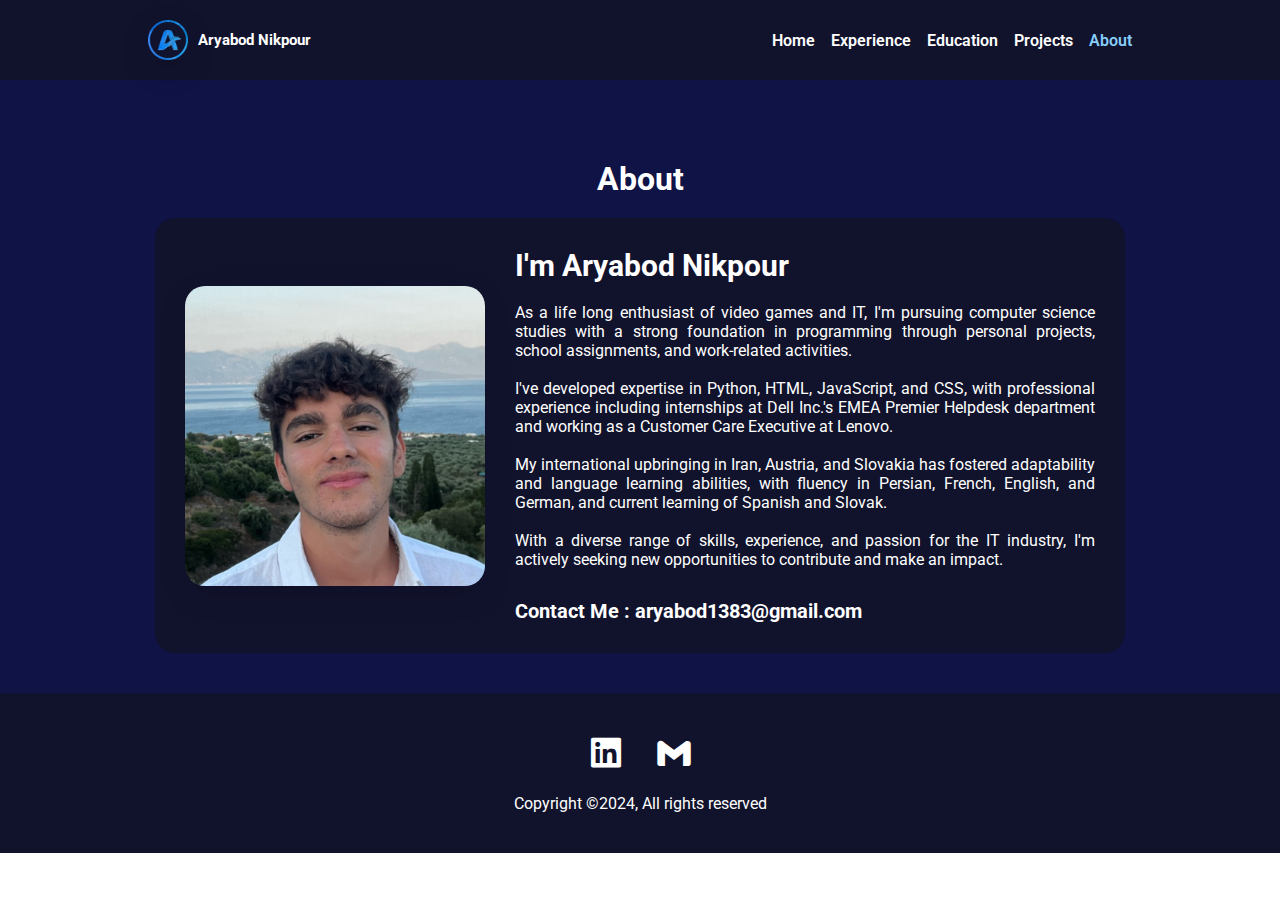
<file: about.html>
<!DOCTYPE html>
<html lang="en">
<head>
    <meta charset="UTF-8">
    <meta name="viewport" content="width=device-width, initial-scale=1.0">
    <link rel="stylesheet" href="style.css">
    <link rel="preconnect" href="https://fonts.googleapis.com">
    <link rel="preconnect" href="https://fonts.gstatic.com" crossorigin>
    <link href="https://fonts.googleapis.com/css2?family=Roboto:ital,wght@0,100;0,300;0,400;0,500;0,700;0,900;1,100;1,300;1,400;1,500;1,700;1,900&display=swap" rel="stylesheet">
    <link href='https://unpkg.com/boxicons@2.1.4/css/boxicons.min.css' rel='stylesheet'>
    <title>Aryabod Nikpour | Experience</title>
    <link rel="icon" href="assets/logo.png" type="image/png">
</head>

<body>

    <nav>

        <div class="logo">
            <img src="assets/logo.png" alt="Aryabod Nikpour Logo Photo">
            <a href="#">Aryabod Nikpour</a>
        </div>
        <div class="nav-links">
            <a href="index.html">Home</a>
            <a href="experience.html">Experience</a>
            <a href="education.html">Education</a>
            <a href="projects.html">Projects</a>
            <a class="selected" href="about.html">About</a>
        </div>
    </nav>  

    <h1 class="page-title"> About </h1>

    <div class="content">
        <div class="container">
            <img src="assets/Profile.jpg" alt="">
            <div class="about">
                <h2> I'm Aryabod Nikpour</h2>
                <p>As a life long enthusiast of video games and IT, I'm pursuing computer science studies with a strong foundation in programming through personal projects, school assignments, and work-related activities.<br> <br> I've developed expertise in Python, HTML, JavaScript, and CSS, with professional experience including internships at Dell Inc.'s EMEA Premier Helpdesk department and working as a Customer Care Executive at Lenovo.<br> <br> My international upbringing in Iran, Austria, and Slovakia has fostered adaptability and language learning abilities, with fluency in Persian, French, English, and German, and current learning of Spanish and Slovak. <br> <br>With a diverse range of skills, experience, and passion for the IT industry, I'm actively seeking new opportunities to contribute and make an impact.</p>
                <p class="email">Contact Me : aryabod1383@gmail.com</p>
            </div>
        </div>
    </div>




    <footer>
        <div class="socials"> 
            <a href="https://www.linkedin.com/in/aryabod-nikpour-192391188/" target="_blank" rel="noopener noreferrer">
                <i class='bx bxl-linkedin-square'></i>
            </a>
            <a href="mailto:aryabod1383@gmail.com" target="_blank" rel="noopener noreferrer">
                <i class="bx bxl-gmail"></i>
            </a>
        </div>
        <p> Copyright ©2024, All rights reserved</p>
    </footer>


</body>

</html>
</file>
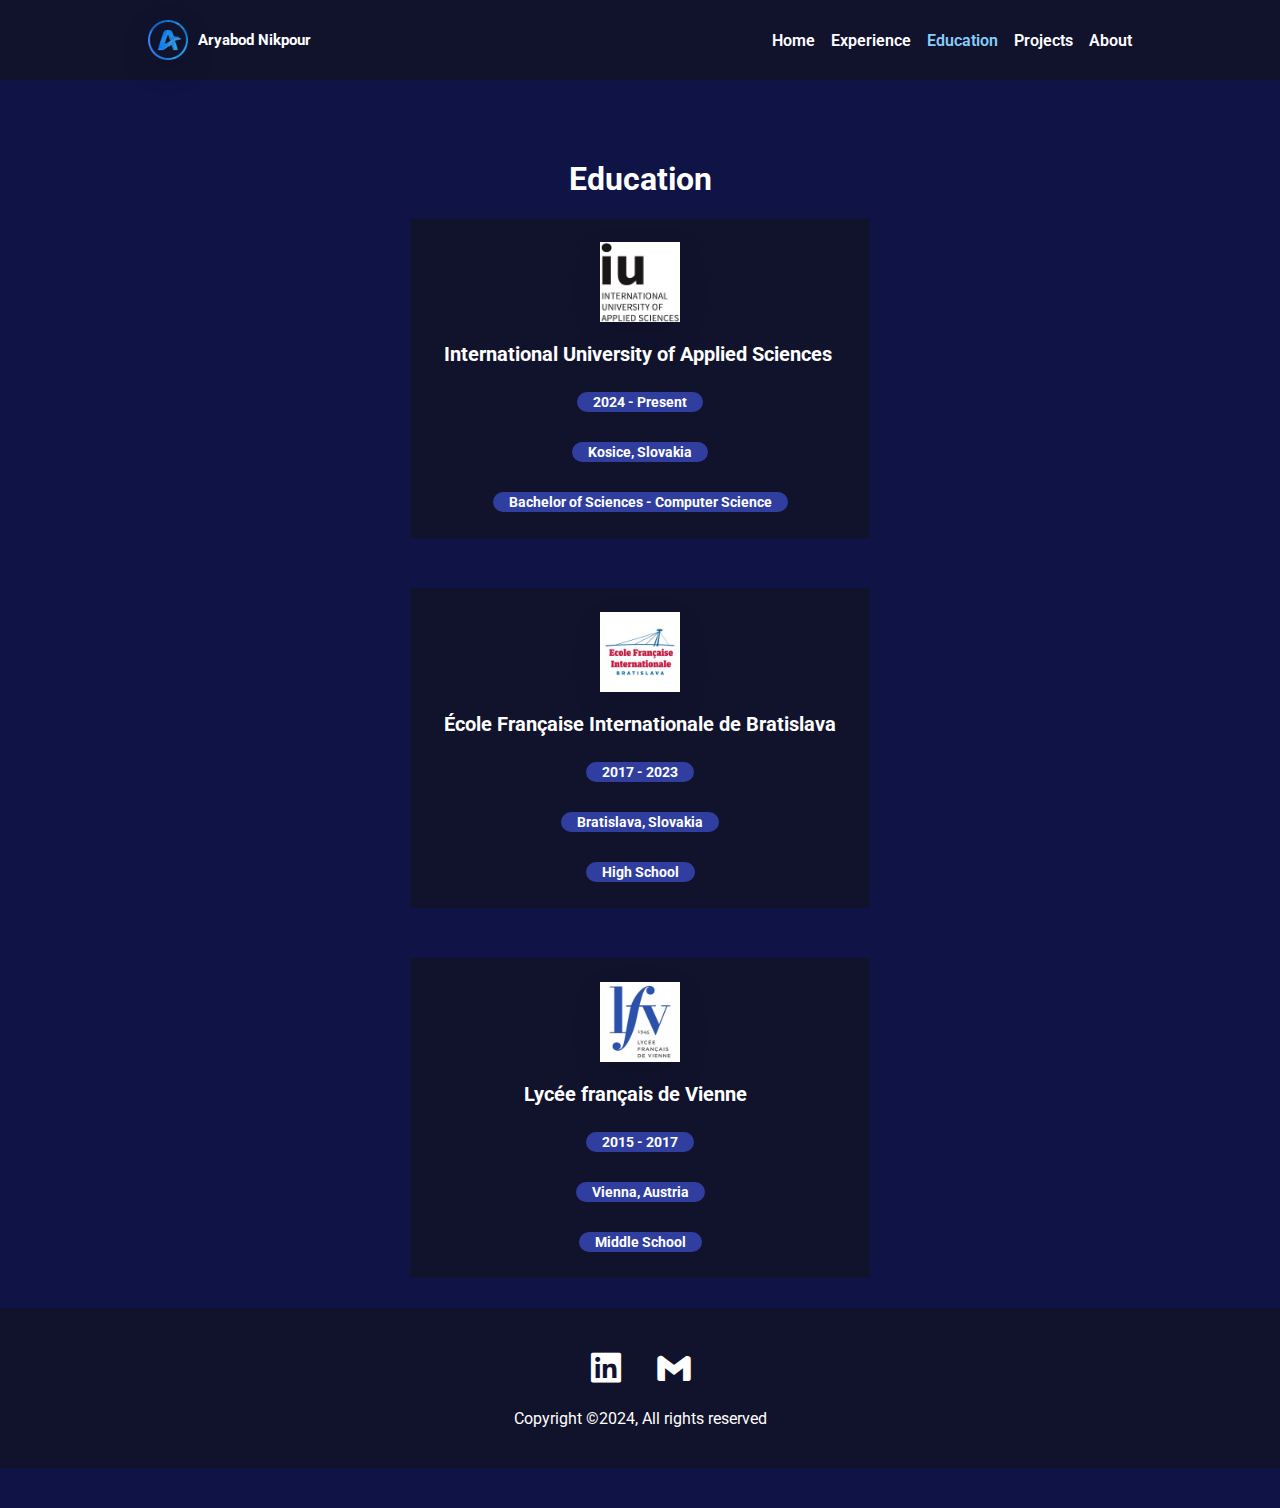
<file: education.html>
<!DOCTYPE html>
<html lang="en">
<head>
    <meta charset="UTF-8">
    <meta name="viewport" content="width=device-width, initial-scale=1.0">
    <link rel="stylesheet" href="style.css">
    <link rel="preconnect" href="https://fonts.googleapis.com">
    <link rel="preconnect" href="https://fonts.gstatic.com" crossorigin>
    <link href="https://fonts.googleapis.com/css2?family=Roboto:ital,wght@0,100;0,300;0,400;0,500;0,700;0,900;1,100;1,300;1,400;1,500;1,700;1,900&display=swap" rel="stylesheet">
    <link href='https://unpkg.com/boxicons@2.1.4/css/boxicons.min.css' rel='stylesheet'>
    <title>Aryabod Nikpour | Experience</title>
    <link rel="icon" href="assets/logo.png" type="image/png">
</head>

<body>

    <nav>

        <div class="logo">
            <img src="assets/logo.png" alt="Aryabod Nikpour Logo Photo">
            <a href="#">Aryabod Nikpour</a>
        </div>
        <div class="nav-links">
            <a href="index.html">Home</a>
            <a href="experience.html">Experience</a>
            <a class="selected" href="education.html">Education</a>
            <a href="projects.html">Projects</a>
            <a href="about.html">About</a>
        </div>
    </nav>  

    <h1 class="page-title"> Education </h1>

    <div class="content">
        <div class="edu-list">
            <div class="edu-item">
                <img src="assets/IU.jpg" alt=""> 
                <h3>International University of Applied Sciences</h3>
                <div class="edu-info">                    
                    <div class="year-badge"> 2024 - Present </div> 
                    <div class="location-badge">Kosice, Slovakia</div>
                    <div class="edu-badge">Bachelor of Sciences - Computer Science</div>
                </div>
            </div>
            <div class="edu-item">
                <img src="assets/efib.jpg" alt=""> 
                <h3>École Française Internationale de Bratislava</h3>
                <div class="edu-info">                                       
                    <div class="year-badge">2017 - 2023</div> 
                    <div class="location-badge">Bratislava, Slovakia</div>
                    <div class="edu-badge">High School</div>
                </div>
            </div>
            <div class="edu-item">
                <img src="assets/LFV.jpg" alt=""> 
                <h3>&nbsp;&nbsp;&nbsp;&nbsp;&nbsp;&nbsp;&nbsp;&nbsp;&nbsp;&nbsp;&nbsp;&nbsp;&nbsp;&nbsp;&nbsp;&nbsp;Lycée français de Vienne</h3>
                <div class="edu-info">                                       
                    <div class="year-badge">2015 - 2017 </div> 
                    <div class="location-badge">Vienna, Austria</div>
                    <div class="edu-badge">Middle School</div>
                </div>
        </div>



    </div>



    <footer>
        <div class="socials"> 
            <a href="https://www.linkedin.com/in/aryabod-nikpour-192391188/" target="_blank" rel="noopener noreferrer">
                <i class='bx bxl-linkedin-square'></i>
            </a>

            <a href="mailto:aryabod1383@gmail.com" target="_blank" rel="noopener noreferrer">
                <i class="bx bxl-gmail"></i>
            </a>
        </div>
        <p> Copyright ©2024, All rights reserved</p>
    </footer>


</body>

</html>
</file>
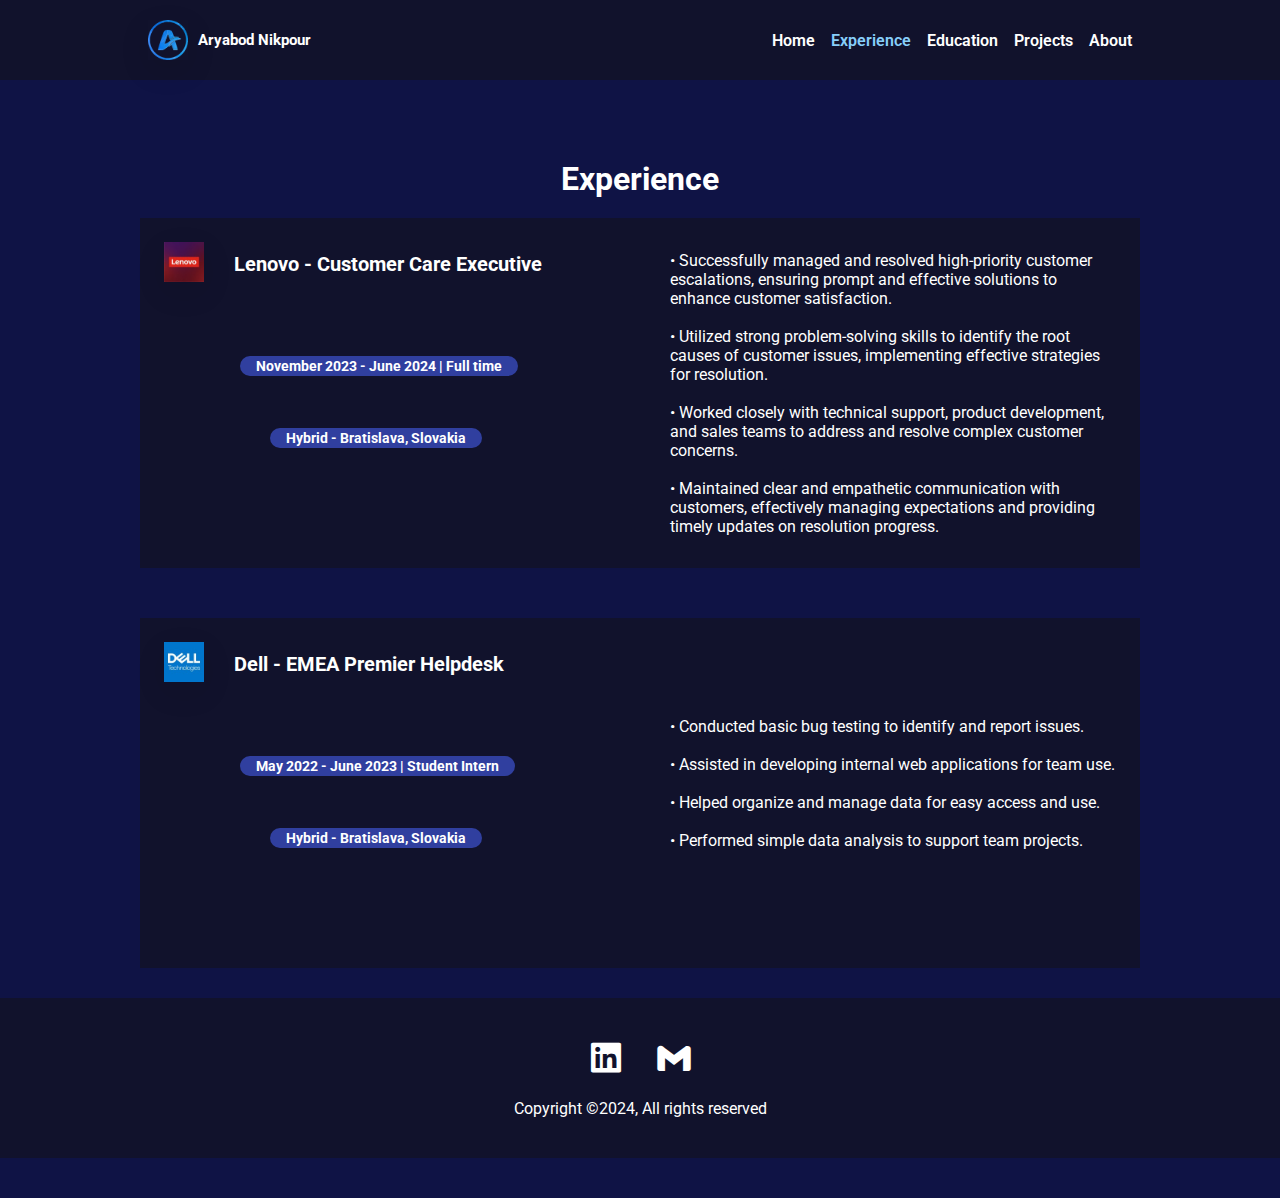
<file: experience.html>
<!DOCTYPE html>
<html lang="en">
<head>
    <meta charset="UTF-8">
    <meta name="viewport" content="width=device-width, initial-scale=1.0">
    <link rel="stylesheet" href="style.css">
    <link rel="preconnect" href="https://fonts.googleapis.com">
    <link rel="preconnect" href="https://fonts.gstatic.com" crossorigin>
    <link href="https://fonts.googleapis.com/css2?family=Roboto:ital,wght@0,100;0,300;0,400;0,500;0,700;0,900;1,100;1,300;1,400;1,500;1,700;1,900&display=swap" rel="stylesheet">
    <link href='https://unpkg.com/boxicons@2.1.4/css/boxicons.min.css' rel='stylesheet'>
    <title>Aryabod Nikpour | Experience</title>
    <link rel="icon" href="assets/logo.png" type="image/png">
</head>

<body>

    <nav>

        <div class="logo">
            <img src="assets/logo.png" alt="Aryabod Nikpour Logo Photo">
            <a href="#">Aryabod Nikpour</a>
        </div>
        <div class="nav-links">
            <a href="index.html">Home</a>
            <a class="selected" href="experience.html">Experience</a>
            <a href="education.html">Education</a>
            <a href="projects.html">Projects</a>
            <a href="about.html">About</a>
        </div>
    </nav>  

    <h1 class="page-title"> Experience </h1>

    <div class="content">
        <div class="work-list">
            <div class="work-item">
                <img src="assets/lenovo_logo.jpg" alt=""> 
                <h3>Lenovo - Customer Care Executive</h3>
                <div class="exp-info">                    
                    <div class="year-badge">November 2023 - June 2024 | Full time</div> 
                    <div class="location-badge">Hybrid - Bratislava, Slovakia</div>
                </div>
                <p>
                    •&nbsp;Successfully managed and resolved high-priority customer escalations, ensuring prompt and effective solutions to enhance customer satisfaction. <br> <br>

                    •&nbsp;Utilized strong problem-solving skills to identify the root causes of customer issues, implementing effective strategies for resolution. <br> <br>

                    •&nbsp;Worked closely with technical support, product development, and sales teams to address and resolve complex customer concerns.<br> <br>

                    •&nbsp;Maintained clear and empathetic communication with customers, effectively managing expectations and providing timely updates on resolution progress.
                </p>
            </div>
            <div class="work-item">
                <img src="assets/delltechnologies_logo.jpg" alt=""> 
                <h3>Dell - EMEA Premier Helpdesk</h3>
                <div class="exp-info">                                       
                    <div class="year-badge">May 2022 - June 2023 | Student Intern</div> 
                    <div class="location-badge">Hybrid - Bratislava, Slovakia</div>
            </div>
            <p>
                •&nbsp;Conducted basic bug testing to identify and report issues.<br> <br>

                •&nbsp;Assisted in developing internal web applications for team use.<br> <br>
                
                •&nbsp;Helped organize and manage data for easy access and use.<br> <br>
                
                •&nbsp;Performed simple data analysis to support team projects.<br> <br>
            </p>
        </div>



    </div>



    <footer>
        <div class="socials"> 
            <a href="https://www.linkedin.com/in/aryabod-nikpour-192391188/" target="_blank" rel="noopener noreferrer">
                <i class='bx bxl-linkedin-square'></i>
            </a>

            <a href="mailto:aryabod1383@gmail.com" target="_blank" rel="noopener noreferrer">
                <i class="bx bxl-gmail"></i>
            </a>
        </div>
        <p> Copyright ©2024, All rights reserved</p>
    </footer>


</body>

</html>
</file>
<file: style.css>
.roboto-thin {
    font-family: "Roboto", sans-serif;
    font-weight: 100;
    font-style: normal;
  }
  
  .roboto-light {
    font-family: "Roboto", sans-serif;
    font-weight: 300;
    font-style: normal;
  }
  
  .roboto-regular {
    font-family: "Roboto", sans-serif;
    font-weight: 400;
    font-style: normal;
  }
  
  .roboto-medium {
    font-family: "Roboto", sans-serif;
    font-weight: 500;
    font-style: normal;
  }
  
  .roboto-bold {
    font-family: "Roboto", sans-serif;
    font-weight: 700;
    font-style: normal;
  }
  
  .roboto-black {
    font-family: "Roboto", sans-serif;
    font-weight: 900;
    font-style: normal;
  }
  
  .roboto-thin-italic {
    font-family: "Roboto", sans-serif;
    font-weight: 100;
    font-style: italic;
  }
  
  .roboto-light-italic {
    font-family: "Roboto", sans-serif;
    font-weight: 300;
    font-style: italic;
  }
  
  .roboto-regular-italic {
    font-family: "Roboto", sans-serif;
    font-weight: 400;
    font-style: italic;
  }
  
  .roboto-medium-italic {
    font-family: "Roboto", sans-serif;
    font-weight: 500;
    font-style: italic;
  }
  
  .roboto-bold-italic {
    font-family: "Roboto", sans-serif;
    font-weight: 700;
    font-style: italic;
  }
  
  .roboto-black-italic {
    font-family: "Roboto", sans-serif;
    font-weight: 900;
    font-style: italic;
}

*{
  margin: 0;
  padding: 0;
  box-sizing: border-box;
  font-family: 'Roboto', sans-serif;
}

a{
    text-decoration: none;  
    color: white;
}

img{
    object-fit: cover;
    object-position: top;
    box-shadow: 0 10px 30px rgba(0,0,0,0.1);
}

nav{
    padding: 20px 148px;
    background-color: #11122c;    
    display: flex;
    align-items: center;
    justify-content: space-between;
    font-weight: 600;
}

nav .logo{
    display: flex;
    align-items: center;
    gap: 10px;
}


nav .logo img{
    width: 40px;
    height: 40px; 
}

nav .logo a{
    font-size: 15px;
    color: white; 
    font-weight: bold;
}

nav .nav-links{
    display: flex;
    gap: 16px;
}

nav .nav-links a{  

    transition: color 0.3s ease;    
}

nav .nav-links a:hover,
nav .nav-links a.selected{
    color: lightskyblue;
}





.main{
  padding: 0 148px;
  display: flex;
  align-items: center;
  justify-content: space-between;
  gap: 50px;
  height: calc(100vh - 80px);
  background-color: #11122c;
}

.main .info h1{
  font-size: 44px;
  margin-bottom: 40px;
  color: #fff;
}

.main .info p{
  font-size: 16px;
  margin-bottom: 45px;
  width: 100%;
  color: #fff;
}

.main .info button{
  padding: 10px 30px;
  background: #2740e8;
  border: none;
  color: white;
  font-size: 16px;
  border-radius: 12px;
  cursor: pointer;
  transition: background 0.3s ease;
}

.main .info button:hover{
  background: #1a237e
}

.main img{
  width: 400px;
  height: 400px;
  border-radius: 140px;

}





.Work{
  padding: 60px 148px;
  background-color: #0f1345;
}

.Work .header{
  display: flex;
  align-items: center;
  justify-content: space-between;
  margin-bottom: 30px;
}

.Work .header .h4{
  font-size: 30px;
  font-weight: bold;
  color: #fff;
}

.seperator h4{
  font-size: 20px;
  font-weight: 400;
}

.Work .header a{
  color: #fff;
  font-size: 20px;
  font-weight: bold;
  transition: color 0.3s ease;
}

.Work a:hover{
  color: #7791f8;
}

.Work .exp,
.content .work-list{
  display: flex;
  justify-content: center;
  gap: 20px;
}

.Work .exp .exp-item{
  background-color: #11122c;
  padding: 24px;
  width: 460px;
}

.Work .exp .exp-item img,
.content .work-list .work-item img{
  height: 40px;
  width: 40px;
  align-items: center;  
}

.Work .exp .exp-item h3,
.content .work-list .work-item h3{
  font-size: 20px;
  margin-bottom: 18px;
  align-items: center; 
  display: inline-block;
  margin-left: 30px;
  position: absolute;
  margin-top: 10px;
  color:#fff;
}


.Work .exp .exp-item .exp-info,
.content .work-list .work-item .exp-info{
  display: flex;
  align-items: center;
  flex-direction: column;
  gap: 20px;
  margin-bottom: 20px;
}

.Work .exp .exp-item .year-badge{
  margin-top: 40px;
  background-color: #303f9f;
  padding: 2px 16px;
  color: #fff;
  border-radius: 16px;
  font-size: 14px;
  font-weight: bold;
}

.Work .exp .exp-item .location-badge{
  margin-top: 10px;
  background-color: #303f9f;
  padding: 2px 16px;
  color: #fff;
  border-radius: 16px;
  font-size: 14px;
  font-weight: bold;
}


.Education{
  padding: 60px 148px;
  background-color: #11122c;
}

.Education .header{
  display: flex;
  align-items: center;
  justify-content: space-between;
  margin-bottom: 30px;
}

.Education .header .h4{
  font-size: 30px;
  font-weight: bold;
  color: #fff;
}

.seperator h4{
  font-size: 20px;
  font-weight: 400;
}

.Education .header a{
  color: #fff;
  font-size: 20px;
  font-weight: bold;
  transition: color 0.3s ease;
}

.Education a:hover{
  color: #7791f8;
}

.Education .edu{
  display: flex;
  justify-content: center;
  gap: 20px;
}

.Education .edu .edu-item{
  background-color: #0f1345;
  padding: 24px;
  width: 460px;
}

.Education .edu .edu-item img{
  height: 40px;
  width: 40px;
  align-items: center;  
}

.Education .edu .edu-item h3{
  font-size: 20px;
  margin-bottom: 18px;
  align-items: center; 
  display: inline-block;
  margin-left: 30px;
  position: absolute;
  margin-top: 10px;
  color:#fff;
}

.Education .edu .edu-item .edu-info,
.content .edu-list .edu-item .edu-info{
  display: flex;
  align-items: center;
  flex-direction: column;
  gap: 20px;
  margin-bottom: 20px;
}

.Education .edu .edu-item .year-badge{
  margin-top: 40px;
  background-color: #303f9f;
  padding: 2px 16px;
  color: #fff;
  border-radius: 16px;
  font-size: 14px;
  font-weight: bold;
}

.Education .edu .edu-item .location-badge{
  margin-top: 10px;
  background-color: #303f9f;
  padding: 2px 16px;
  color: #fff;
  border-radius: 16px;
  font-size: 14px;
  font-weight: bold;
}

.Education .edu .edu-item .edu-badge{
  margin-top: 10px;
  background-color: #303f9f;
  padding: 2px 16px;
  color: #fff;
  border-radius: 16px;
  font-size: 14px;
  font-weight: bold;
}



.seperator{
  padding: 40px 148px 0;
  display: flex;
  align-items: center;
  justify-content: space-between;
  background-color: #0f1345;
}

.seperator h4{
  margin-bottom: 30px;
  font-size: 30px;
  font-weight: bold;
  color: #fff;
}

.seperator a{
  color: #fff;
  font-size: 20px;
  font-weight: bold;
  cursor: pointer;
  transition: color 0.3s ease;
}

.seperator a:hover{
  color: #7791f8;
}

.featured,
.projects-list{
  padding: 40px 290px 0;
  background-color: #0f1345;
}

.featured .item,
.projects-list .item{
  display: flex;
  gap: 30px;
  margin-bottom: 30px;
  padding-bottom: 30px;
  border-bottom: 2px solid #e0e0e0;
}

.featured .item:last-child,
.projects-list .item:last-child{
  margin-bottom: 0px; 
  border-bottom: 0px
}

.seperator:last-child {
  margin-bottom: 0px; 
}

.featured .item img,
.projects-list .item img{
  width: 370px;
  height: 200px;
  border-radius: 6px;
}


.featured .item .details{
  margin-top: 70px;
}

.featured .item .details h3{
  font-size: 30px;
  margin-bottom: 16px;
  color:#fff;
}

.featured .item .details .item-info,
.projects-list .item .details .item-info{
  display: flex;
  align-items: center;
  gap: 20px;
  margin-bottom: 20px;
}

.featured .item .details .item-info .year-badge,
.projects-list .item .details .item-info .year-badge{
  background-color: #303f9f;
  padding: 2px 14px;
  color: #fff;
  border-radius: 16px;
  font-size: 14px;
  font-weight: bold;
}

.featured .item .details .item-info h4,
.projects-list .item .details .item-info h4{
  color: #8695a4;
  font-size: 18px;
}

.projects-list .item .details p{
  width: 700px;
  text-align: justify;
  color:#fff
}

.projects-list .item .details h3{
  font-size: 30px;
  margin-bottom: 16px;
  color:#fff;
  transition: color 0.3s ease;
}

.projects-list .item .details h3:hover{
  color: #7791f8;
}


footer{
  padding: 40px 0;
  display: flex;
  flex-direction: column;
  align-items: center;
  background-color: #11122c;
}

footer .socials{
  display:flex;
  align-items: center;
  gap: 28px;
  margin-bottom: 20px;
}

footer .socials i{
  font-size:40px;
  cursor: pointer;
  transition: color 0.3s ease;
  color: #fff;
}

footer .socials i:hover{
  color:#303f9f;
}

footer p{
  color:#fff
}

.page-title{
  padding: 80px 234px 20px;
  width: 100%;
  background-color: #0f1345;
  color: #fff;
  text-align: center;
}


.content .work-list{
  display: flex;
  flex-direction: column;
  gap: 20px;
  background-color: #0f1345;
  align-items: center;
}

.content .work-list .work-item{
  background-color: #11122c;
  padding: 24px;
  width: 1000px;
  height: 350px;
  margin-bottom: 30px;
  position: relative;
}

.content .work-list .work-item .year-badge{
  position: absolute; 
  margin-top: 80px;
  background-color: #303f9f;
  padding: 2px 16px;
  color: #fff;
  border-radius: 16px;
  font-size: 14px;
  font-weight: bold;
  transform: translateY(-50%); 
  left: 100px;
  text-align: center;
}

.content .work-list .work-item .location-badge{
  position: absolute; 
  margin-top: 10px;
  background-color: #303f9f;
  padding: 2px 16px;
  color: #fff;
  border-radius: 16px;
  font-size: 14px;
  font-weight: bold;
  top: 60%;
  transform: translateY(-50%); 
  left: 130px;
  text-align: center;
}


.content .work-list .work-item p{
  position:absolute;
  width: 450px;
  font-size: 16px;
  color:#fff;
  display: flex;
  top: 50%;
  transform: translateY(-50%);
  right: 20px; 
  text-align: left;
}

.content .edu-list{
  display: flex;
  flex-direction: column;
  gap: 20px;
  background-color: #0f1345;
  align-items: center;
}

.content .edu-list .edu-item{
  background-color: #11122c;
  padding: 24px;
  width: 460px;
  height: 320px;
  margin-bottom: 30px;
}

.content .edu-list .edu-item img{
  height: 80px;
  width: 80px;
  align-items: center;  
  display: block;
  margin: 0 auto;
}

.content .edu-list .edu-item h3{
  font-size: 20px;
  margin-bottom: 18px; 
  position: absolute;
  margin-left: 10px;
  margin-top: 20px;
  color:#fff;
  text-align: center;
}

.content .edu-list .edu-item .year-badge{
  margin-top: 70px;
  background-color: #303f9f;
  padding: 2px 16px;
  color: #fff;
  border-radius: 16px;
  font-size: 14px;
  font-weight: bold;
}

.content .edu-list .edu-item .location-badge{
  margin-top: 10px;
  background-color: #303f9f;
  padding: 2px 16px;
  color: #fff;
  border-radius: 16px;
  font-size: 14px;
  font-weight: bold;
}

.content .edu-list .edu-item .edu-badge{
  margin-top: 10px;
  background-color: #303f9f;
  padding: 2px 16px;
  color: #fff;
  border-radius: 16px;
  font-size: 14px;
  font-weight: bold;
}

.content {
  background-color: #0f1345;  
  padding-bottom: 40px; 
}

.container{
  display: flex;
  flex-wrap: flex;
  justify-content: space-between;

}

grid-container{
  display: grid;
  grid-template-columns: repeat(auto-fit, minmax(200px, 1fr));
}

.content .container {
  background-color: #11122c;
  padding: 30px;
  display: flex;
  align-items: center;
  gap: 30px;
  width: 970px;
  border-radius: 20px;
  margin: 0 auto; 
}

.content .container img {
  width: 300px;
  height: 300px;
  border-radius: 20px;
}

.content .container h2{
  margin-bottom: 20px;
  font-size: 30px;
  color: #fff;
}

.content .container .about>p{
  text-align: justify;
  color: #fff;
}

.content .container .about .email{
  font-weight: bold;
  margin-top: 30px;
  font-size: 20px;
  color: #fff;
}
</file>
